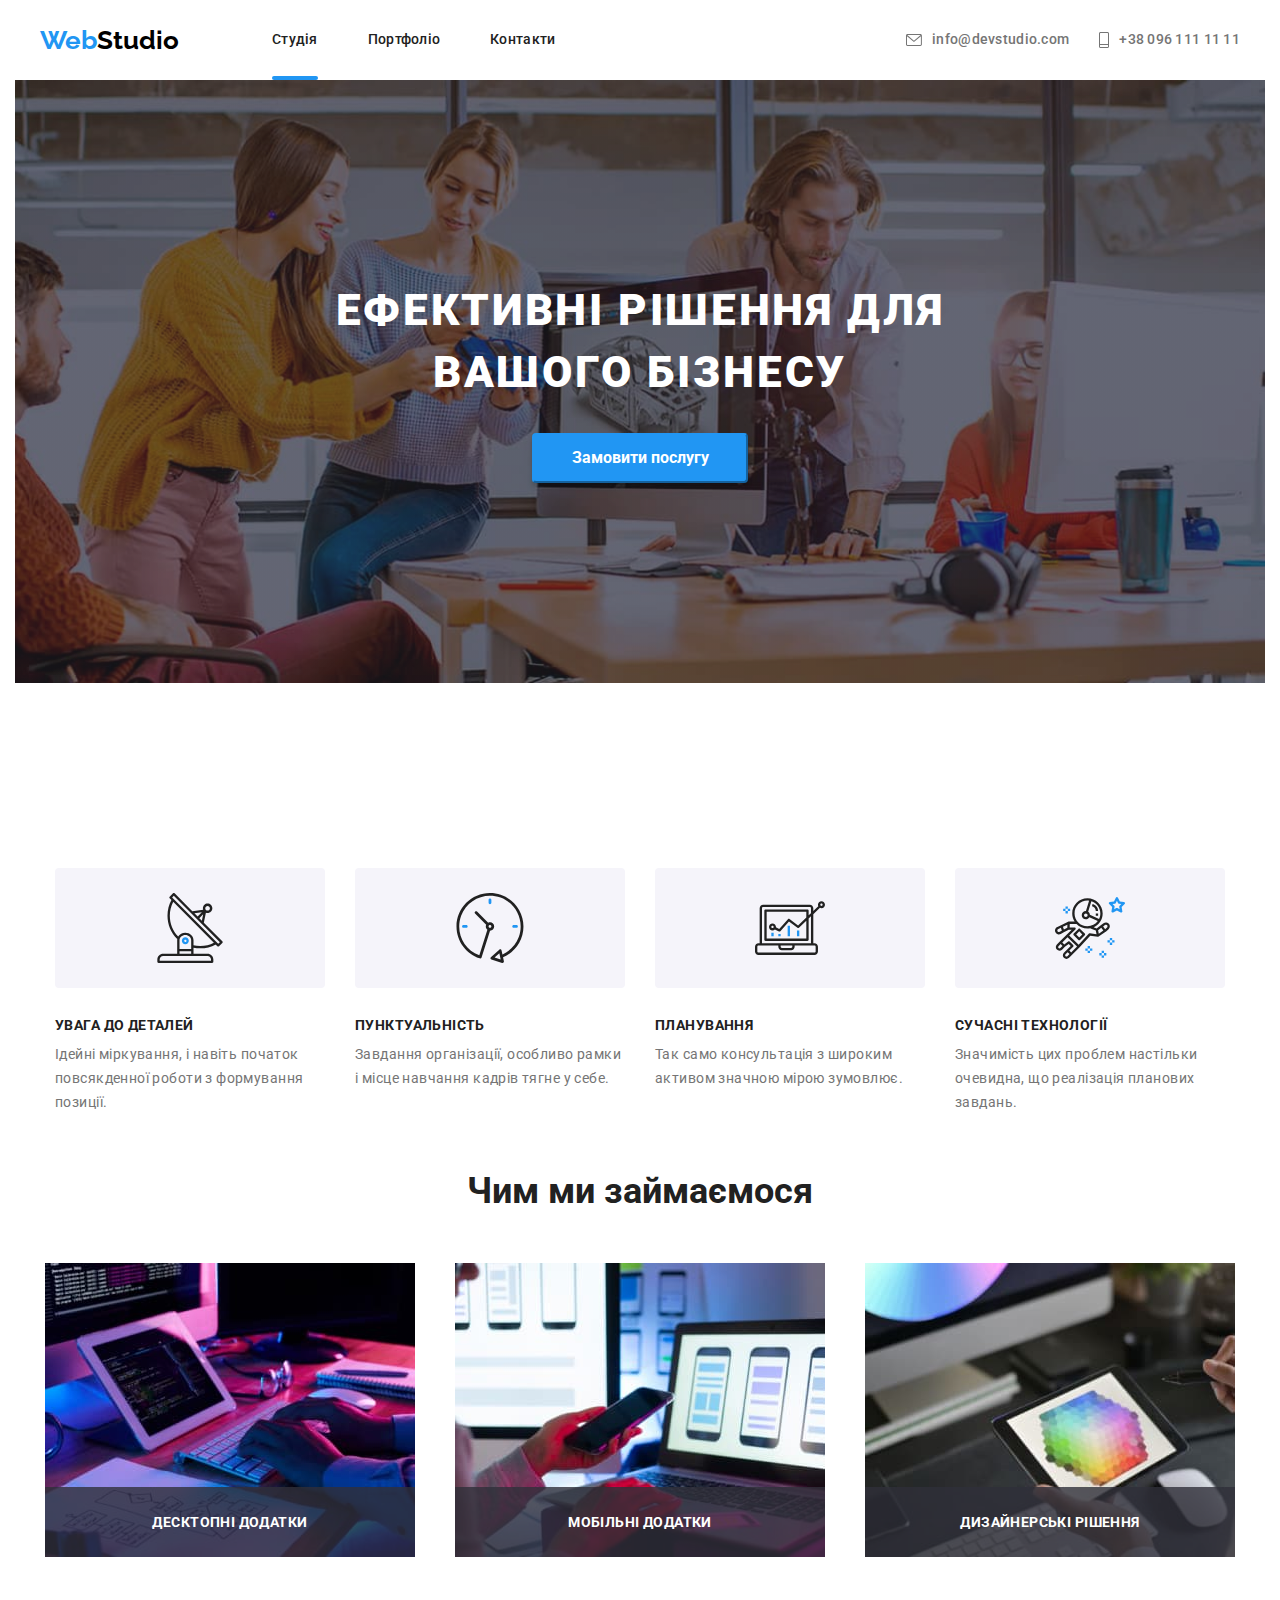
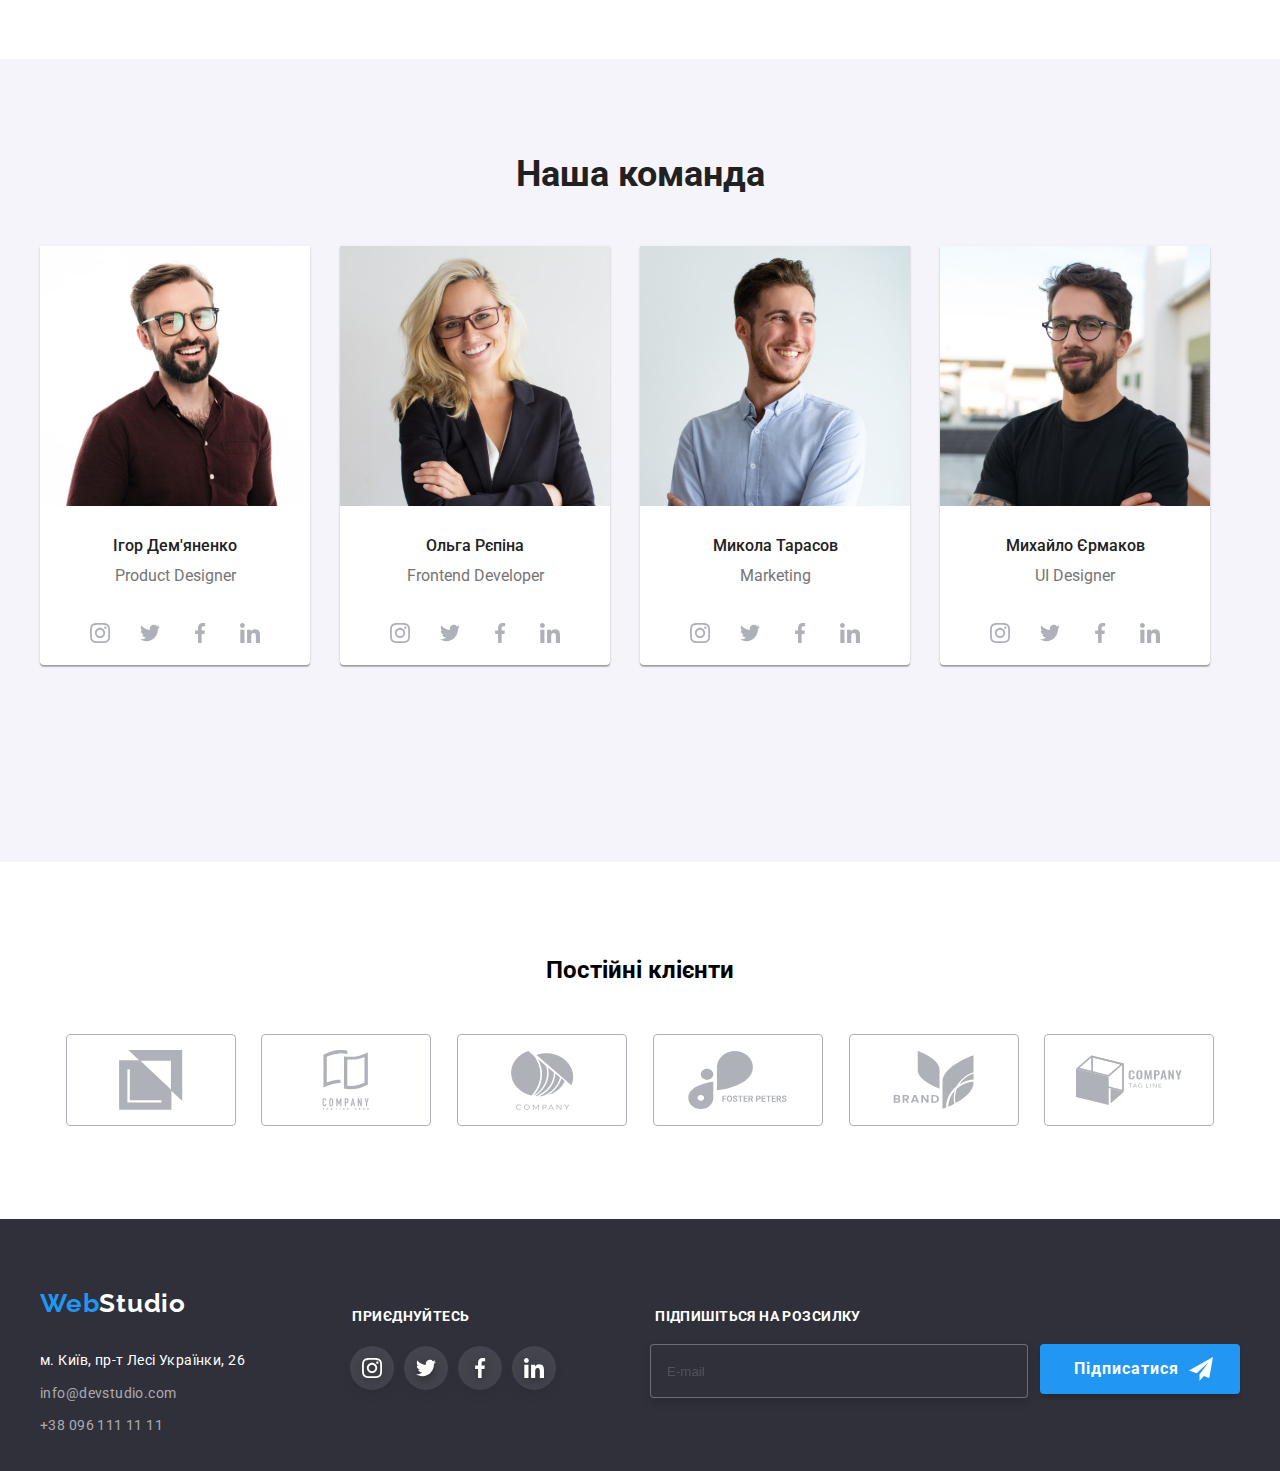
<file: index.html>
<!DOCTYPE html>
<html lang="uk">
  <head>
    <meta charset="UTF-8" />
    <meta http-equiv="X-UA-Compatible" content="IE=edge" />
    <meta name="viewport" content="width=device-width, initial-scale=1.0" />
    <title>HW-6</title>
    <link rel="preconnect" href="https://fonts.googleapis.com" />
    <link rel="preconnect" href="https://fonts.gstatic.com" crossorigin />
    <link
      href="https://fonts.googleapis.com/css2?family=Raleway:wght@700&family=Roboto:wght@400;500;700;900&display=swap"
      rel="stylesheet"
    />
    <link
      rel="stylesheet"
      href="https://cdnjs.cloudflare.com/ajax/libs/modern-normalize/1.1.0/modern-normalize.min.css"
      integrity="sha512-wpPYUAdjBVSE4KJnH1VR1HeZfpl1ub8YT/NKx4PuQ5NmX2tKuGu6U/JRp5y+Y8XG2tV+wKQpNHVUX03MfMFn9Q=="
      crossorigin="anonymous"
      referrerpolicy="no-referrer"
    />
    <link rel="stylesheet" href="css/styles.css" />
  </head>
  <body>
    <header>
      <div class="header-inner container">
        <nav class="header-nav">
          <a class="logo" href="index.html"
            ><span class="web">Web</span><span class="studio">Studio</span></a>

          <ul class="header-nav__list">
            <li class="header-nav__link">
              <a href="index.html" class="link active">Студія</a>
            </li>
            <li class="header-nav__list_item">
              <a href="portfolio.html" class="item">Портфоліо</a>
            </li>
            <li class="header-nav__list_item1">
              <a href=".html" class="item1">Контакти</a>
            </li>
          </ul>
        </nav>
        <ul class="contacts">
          <li class="mail">
            <a href="mailto:info@devstudio.com" class="contact-mail">
              info@devstudio.com
              <svg class="mail-icon" width="16" height="12">
                <use href="./images/icon-m-t.svg#icon-mail"></use>
              </svg>
            </a>
          </li>
          <li class="tell">
            <a href="tell:+380961111111" class="contact-tell">
              +38 096 111 11 11
              <svg class="tell-icon" width="10" height="16">
                <use href="./images/icon-m-t.svg#icon-tell"></use>
              </svg>
            </a>
          </li>
        </ul>
      </div>
    </header>

    <main>
      <section class="banner">
        <div class="container1">
          <div class="banner-container">
            <div class="hero">
              <h1 class="banner-title">Ефективні рішення для вашого бізнесу</h1>
              <button class="banner-btn" data-modal-open>Замовити послугу</button>

              <div class="backdrop is-hidden" data-modal>
                <div class="modal">
                  <button class="close" data-modal-close> 
                    <svg class="close-img" width="18" height="18">
                      <use
                        href="./images/close.svg#icon-close">
                      </use>
                    </svg>
                 </button>
                  <form class="form">
                    <p class="form-title">Залиште свої дані, ми вам передзвонимо</p>


                    <label for="inputName" class="label"> Ім'я </label>
                    <div class="input-wrapper">
                      <input type="text" name="name" id="inputName" class="input field" required>
                    <svg class="input-icon" width="18" heigh="18">
                      <use href="./images/icons.svg#icon-person"></use>
                    </svg>
                    </div>

                    <label for="inputTel" class="label"> Телефон </label>
                    <div class="input-wrapper">
                      <input type="tel" name="name" id="inputTel" class="input field" required>
                      <svg class="input-icon" width="18" heigh="18">
                        <use href="./images/icons.svg#icon-phone"></use>
                      </svg>
                    </div>

                    <label for="inputEmail" class="label"> Пошта </label>
                    <div class="input-wrapper">
                      <input type="email" name="name" id="inputEmail" class="input field" required>
                      <svg class="input-icon" width="18" heigh="18">
                        <use href="./images/icons.svg#icon-email"></use>
                      </svg>
                    </div>

                    <label for="inputMessage" class="label"> Коментар </label>
                    <textarea name="message" id="inputMessage" class="input textarea" placeholder="Введіть текст"></textarea>

                    <label class="check-label">
                      
                        <input type="checkbox" name="check" class="input-check">

                        <span class="check-wrapp">
                        <svg class="check-icon" width="16" heigh="15">
                          <use href="./images/icon-check.svg#icon-check"></use>
                        </svg>
                        </span>

                        Погоджуюся з розсилкою та приймаю 

                         <a href="#" target="_blank" class="check-link"> 
                          Умови договору
                        </a>
                      
                    </label>

                    <button class="form-button" type="submit">Відправити</button>
                  </form>

                    
                </div>
              </div>
            </div>
          </div>
        </div>
      </section>


      
      
        

      <!-- +++++++++++ -->
      <section class="peculiarities">
        <div class="container">
          <div class="icon">
            <h2 class="peculiarities-title">особливості</h2>
            <ul class="feature">
              <li class="feature1">
                <div class="icon-1">
                  <svg class="icon1" width="70" height="70">
                    <use href="./images/symbol-defs.svg#icon-antenna-1"></use>
                  </svg>
                </div>
                <h3 class="feature1-title">УВАГА ДО ДЕТАЛЕЙ</h3>
                <p class="feature1-description">
                  Ідейні міркування, і навіть початок повсякденної роботи з
                  формування позиції.
                </p>
              </li>
              <li class="feature2">
                <div class="icon-1">
                  <svg class="icon1" width="70" height="70">
                    <use href="./images/symbol-defs.svg#icon-clock-1"></use>
                  </svg>
                </div>
                <h3 class="feature2-title">ПУНКТУАЛЬНІСТЬ</h3>
                <p class="feature2-description">
                  Завдання організації, особливо рамки і місце навчання кадрів
                  тягне у себе.
                </p>
              </li>
              <li class="feature3">
                <div class="icon-1">
                  <svg class="icon1" width="70" height="70">
                    <use href="./images/symbol-defs.svg#icon-diagram-1"></use>
                  </svg>
                </div>
                <h3 class="feature3-title">ПЛАНУВАННЯ</h3>
                <p class="feature3-description">
                  Так само консультація з широким активом значною мірою
                  зумовлює.
                </p>
              </li>
              <li class="feature4">
                <div class="icon-1">
                  <svg class="icon1" width="70" height="70">
                    <use href="./images/symbol-defs.svg#icon-astronaut-1"></use>
                  </svg>
                </div>
                <h3 class="feature4-title">СУЧАСНІ ТЕХНОЛОГІЇ</h3>
                <p class="feature4-description">
                  Значимість цих проблем настільки очевидна, що реалізація
                  планових завдань.
                </p>
              </li>
            </ul>
          </div>
        </div>
      </section>

      <!-- +++++++++++ -->
      <section class="doing">
        <div class="container">
          <h2 class="box-title">Чим ми займаємося</h2>

          <ul class="box">
            <li class="overlay-link">
              <img
                class="img-box1"
                src="images/box1.jpg"
                width="370"
                height="294"
                alt="box1"
              />
              <div class="overlay-box"><p class="overlay-text">десктопні додатки</p></div>
            </li>

            <li class="overlay-link">
              <img
                class="img-box2"
                src="images/box2.jpg"
                width="370"
                height="294"
                alt="box3"
              />
              <div class="overlay-box"><p class="overlay-text">мобільні додатки</p></div>
            </li>

            <li class="overlay-link">
              <img
                class="img-box3"
                src="images/box3.jpg"
                width="370"
                height="294"
                alt="box3"
              />
              <div class="overlay-box"><p class="overlay-text">дизайнерські рішення</p></div>
            </li>
          </ul>
        </div>
      </section>

      <!-- +++++++++++ -->
      <section class="team">
        <div class="container">
          <h2 class="team-title">Наша команда</h2>
          <ul class="team-row">
            <li class="team-card1">
              <img
                class="img-card1"
                src="images/team-card1.jpg"
                width="270"
                height="260"
                alt="team-card1"
              />
              <h3 class="name">Ігор Дем'яненко</h3>
              <p class="profession">Product Designer</p>
              <div class="social">
                <ul class="social-group">
                  <li>
                    <a class="link-svg" href="https://www.instagram.com">
                      <svg class="instagram" width="20" height="20">
                        <use
                          href="./images/social.svg#icon-instagram"
                        ></use></svg>
                    </a>
                  </li>
                  <li>
                    <a class="link-svg" href="https://twitter.com">
                      <svg class="twitter" width="20" height="20">
                        <use href="./images/social.svg#icon-twitter"></use></svg>
                    </a>
                  </li>
                  <li>
                    <a class="link-svg" href="https://facebook.com">
                      <svg class="facebook" width="20" height="20">
                        <use
                          href="./images/social.svg#icon-facebook"
                        ></use></svg>
                    </a>
                  </li>
                  <li>
                    <a class="link-svg" href="https://www.linkedin.com">
                      <svg class="linkedin" width="20" height="20">
                        <use
                          href="./images/social.svg#icon-linkedin"
                        ></use></svg>
                    </a>
                  </li>
                </ul>
              </div>
            </li>
            <li class="team-card2">
              <img
                class="img-card2"
                src="images/team-card2.jpg"
                width="270"
                height="260"
                alt="team-card2"
              />
              <h3 class="name">Ольга Рєпіна</h3>
              <p class="profession">Frontend Developer</p>
              <div class="social">
                <ul class="social-group">
                  <li>
                    <a class="link-svg" href="https://www.instagram.com">
                      <svg class="instagram" width="20" height="20">
                        <use
                          href="./images/social.svg#icon-instagram"
                        ></use></svg>
                    </a>
                  </li>
                  <li>
                    <a class="link-svg" href="https://twitter.com">
                      <svg class="twitter" width="20" height="20">
                        <use href="./images/social.svg#icon-twitter"></use></svg>
                    </a>
                  </li>
                  <li>
                    <a class="link-svg" href="https://facebook.com">
                      <svg class="facebook" width="20" height="20">
                        <use
                          href="./images/social.svg#icon-facebook"
                        ></use></svg>
                    </a>
                  </li>
                  <li>
                    <a class="link-svg" href="https://www.linkedin.com">
                      <svg class="linkedin" width="20" height="20">
                        <use
                          href="./images/social.svg#icon-linkedin"
                        ></use></svg>
                    </a>
                  </li>
                </ul>
              </div>
            </li>
            <li class="team-card3">
              <img
                class="img-card3"
                src="images/team-card3.jpg"
                width="270"
                height="260"
                alt="team-card3"
              />
              <h3 class="name">Микола Тарасов</h3>
              <p class="profession">Marketing</p>
              <div class="social">
                <ul class="social-group">
                  <li>
                    <a class="link-svg" href="https://www.instagram.com">
                      <svg class="instagram" width="20" height="20">
                        <use
                          href="./images/social.svg#icon-instagram"
                        ></use></svg>
                    </a>
                  </li>
                  <li>
                    <a class="link-svg" href="https://twitter.com">
                      <svg class="twitter" width="20" height="20">
                        <use href="./images/social.svg#icon-twitter"></use></svg>
                    </a>
                  </li>
                  <li>
                    <a class="link-svg" href="https://facebook.com">
                      <svg class="facebook" width="20" height="20">
                        <use
                          href="./images/social.svg#icon-facebook"
                        ></use></svg>
                    </a>
                  </li>
                  <li>
                    <a class="link-svg" href="https://www.linkedin.com">
                      <svg class="linkedin" width="20" height="20">
                        <use
                          href="./images/social.svg#icon-linkedin"
                        ></use></svg>
                    </a>
                  </li>
                </ul>
              </div>
            </li>
            <li class="team-card4">
              <img
                class="img-card4"
                src="images/team-card4.jpg"
                width="270"
                height="260"
                alt="team-card4"
              />
              <h3 class="name">Михайло Єрмаков</h3>
              <p class="profession">UI Designer</p>
              <div class="social">
                <ul class="social-group">
                  <li>
                    <a class="link-svg" href="https://www.instagram.com">
                      <svg class="instagram" width="20" height="20">
                        <use
                          href="./images/social.svg#icon-instagram"
                        ></use></svg>
                    </a>
                  </li>
                  <li>
                    <a class="link-svg" href="https://twitter.com">
                      <svg class="twitter" width="20" height="20">
                        <use href="./images/social.svg#icon-twitter"></use></svg>
                    </a>
                  </li>
                  <li>
                    <a class="link-svg" href="https://facebook.com">
                      <svg class="facebook" width="20" height="20">
                        <use
                          href="./images/social.svg#icon-facebook"></use></svg>
                        </a>
                  </li>
                  <li>
                    <a class="link-svg" href="https://www.linkedin.com">
                      <svg class="linkedin" width="20" height="20">
                        <use
                          href="./images/social.svg#icon-linkedin"
                        ></use></svg>
                    </a>
                  </li>
                </ul>
              </div>
            </li>
          </ul>
        </div>
      </section>
      <!-- +++++++++++ -->
      <section class="client">
        <div class="container">
          <h2 class="client-title">Постійні клієнти</h2>

          <ul class="box-client">
            <li class="clients">
              <svg class="client1" width="106" height="60">
                <use href="./images/group.svg#icon-group1"></use>
              </svg>
            </li>

            <li class="clients">
              <svg class="client2" width="106" height="60">
                <use href="./images/group.svg#icon-group2"></use>
              </svg>
            </li>

            <li class="clients">
              <svg class="client3" width="106" height="60">
                <use href="./images/group.svg#icon-group3"></use>
              </svg>
            </li>

            <li class="clients">
              <svg class="client4" width="106" height="60">
                <use href="./images/group.svg#icon-group4"></use>
              </svg>
            </li>

            <li class="clients">
              <svg class="client5" width="106" height="60">
                <use href="./images/group.svg#icon-group5"></use>
              </svg>
            </li>

            <li class="clients">
              <svg class="client6" width="106" height="60">
                <use href="./images/group.svg#icon-group6"></use>
              </svg>
            </li>
          </ul>
        </div>
      </section>
    </main>
    <footer>
      <div class="address-container container">
        <a class="logo-address" href="index.html"
          ><span class="web">Web</span><span class="studio1">Studio</span>
          </a>
        <address>
          <ul class="address">
            <li class="address-map">
              <a
                href="https://goo.gl/maps/2MvxoiurtMtUFjuH6"
                class="maps"
                target="_blank"
                rel="noopener noreferrer">
                м. Київ, пр-т Лесі Українки, 26</a>
            </li>
            <li class="footer-mail">
              <a href="mailto:info@devstudio.com" class="address-mail">
                info@devstudio.com</a>
            </li>
            <li class="footer-tell">
              <a href="tell:+380961111111" class="address-tell">
                +38 096 111 11 11</a>
            </li>
          </ul>
        </address>
        <div class="social-address">
          <h3 class="group-tittle">приєднуйтесь</h3>
          <ul class="groups">
            <li class="footer-insta">
              <a class="link-svg1" href="https://www.instagram.com" aria-label="instagram">
                <svg class="icons" width="20" height="20">
                  <use href="./images/social.svg#icon-instagram"></use></svg>
                </a>
            </li>
            <li class="footer-twit">
              <a class="link-svg1" href="https://twitter.com" aria-label="twitter">
                <svg class="icons" width="20" height="20">
                  <use href="./images/social.svg#icon-twitter"></use></svg>
                </a>
            </li>
            <li class="footer-fac">
              <a class="link-svg1" href="https://facebook.com" aria-label="facebook"> 
                <svg class="icons" width="20" height="20">
                  <use href="./images/social.svg#icon-facebook"></use></svg>
                </a>
            </li>
            <li class="footer-lin">
              <a class="link-svg1" href="https://www.linkedin.com"  aria-label="linkedin">
                <svg class="icons" width="20" height="20">
                  <use href="./images/social.svg#icon-linkedin"></use></svg>
                </a>
            </li>
          </ul>
        </div>
        <p class="form-footer">
          Підпишіться на розсилку
        </p>
        <div class="check-email">

          <div class="footer-wrapper">
          <input type="email" 
          name="name" 
          id="footerEmail" 
          class="field-footer" 
          placeholder="E-mail" 
          required>
          </div>
          <button class="button button-send" type="submit">
            <a class="send" href="https://web.telegram.org/">
             Підписатися
             <svg class="icon-send" width="24" height="24">
              <use href="./images/icon-send.svg#icon-send"></use>
             </svg>
            </a>
          </button>

        </div>
        
      </div>
    </footer>
    <script src="./js/modal.js"></script>
  </body>
</html>
</file>
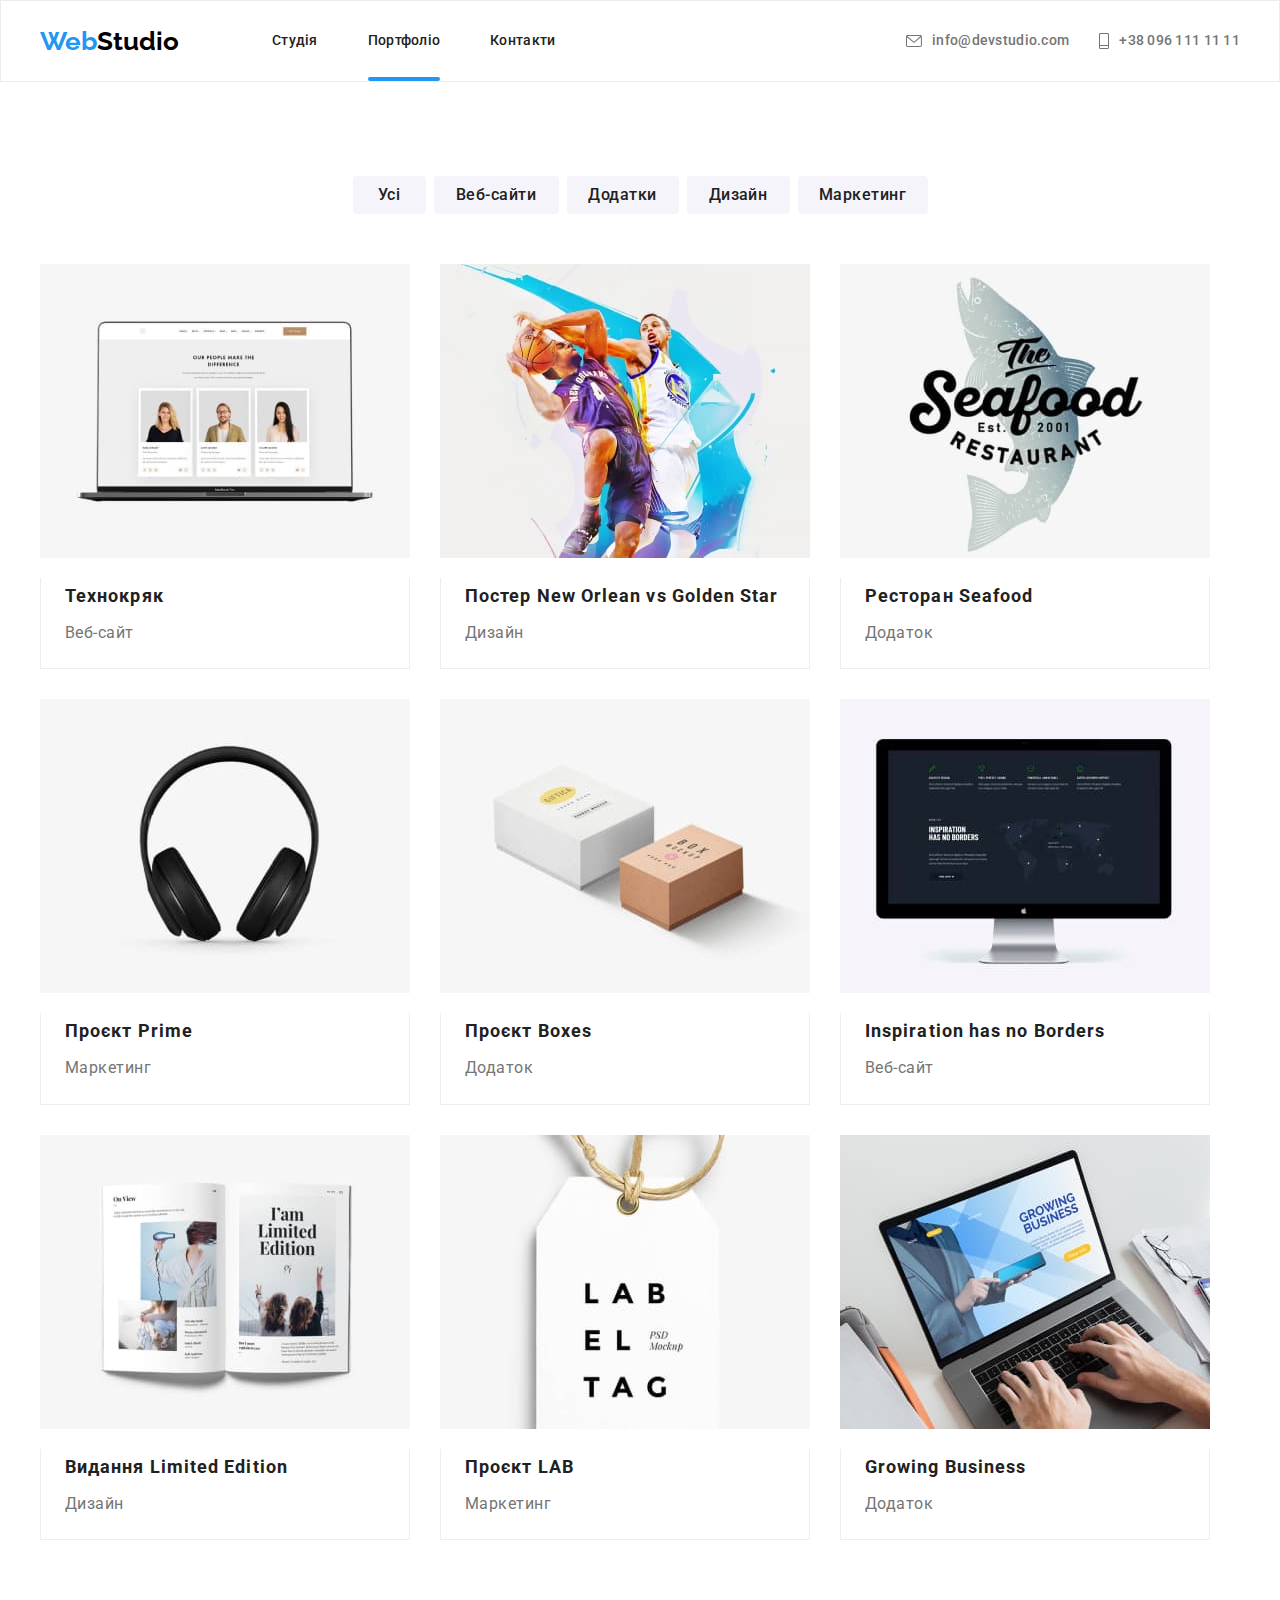
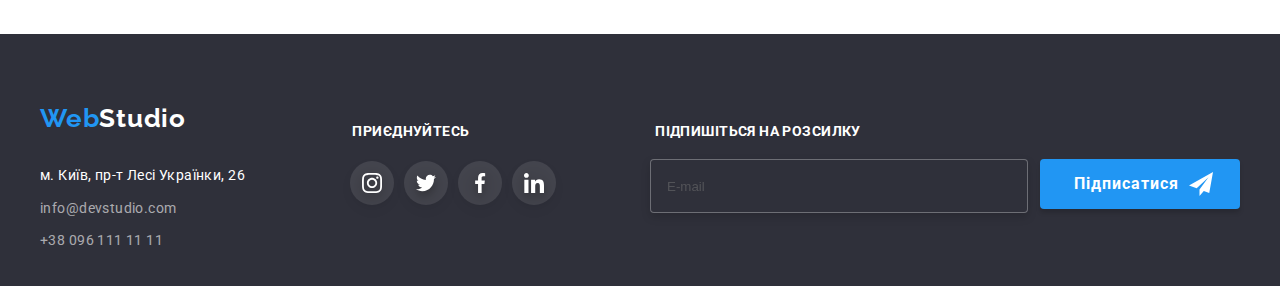
<file: portfolio.html>
<!DOCTYPE html>
<html lang="uk">
  <head>
    <meta charset="UTF-8" />
    <meta http-equiv="X-UA-Compatible" content="IE=edge" />
    <meta name="viewport" content="width=device-width, initial-scale=1.0" />
    <title>HW-6</title>
    <link rel="preconnect" href="https://fonts.googleapis.com" />
    <link rel="preconnect" href="https://fonts.gstatic.com" crossorigin />
    <link
      href="https://fonts.googleapis.com/css2?family=Raleway:wght@700&family=Roboto:wght@400;500;700;900&display=swap"
      rel="stylesheet"/>
    <link
      rel="stylesheet"
      href="https://cdnjs.cloudflare.com/ajax/libs/modern-normalize/1.1.0/modern-normalize.min.css"
      integrity="sha512-wpPYUAdjBVSE4KJnH1VR1HeZfpl1ub8YT/NKx4PuQ5NmX2tKuGu6U/JRp5y+Y8XG2tV+wKQpNHVUX03MfMFn9Q=="
      crossorigin="anonymous"
      referrerpolicy="no-referrer"/>
    <link rel="stylesheet" href="css/styles.css" />
  </head>
  <body>
    <header class="inner">
      <div class="header-inner container">
        <nav class="header-nav">
          <a class="logo" href="index.html">
            <span class="web">Web</span><span class="studio">Studio</span></a>

          <ul class="header-nav__list">
            <li class="header-nav__link">
              <a href="index.html" class="link">Студія</a>
            </li>
            <li class="header-nav__list_item">
              <a href="portfolio.html" class="item active">Портфоліо</a>
            </li>
            <li class="header-nav__list_item1">
              <a href=".html" class="item1">Контакти</a>
            </li>
          </ul>
        </nav>
        <ul class="contacts">
          <li class="mail">
            <a href="mailto:info@devstudio.com" class="contact-mail">
              info@devstudio.com
              <svg class="mail-icon" width="16" height="12">
                <use href="./images/icon-m-t.svg#icon-mail"></use>
              </svg>
            </a>
          </li>
          <li class="tell">
            <a href="tell:+380961111111" class="contact-tell">
              +38 096 111 11 11
              <svg class="tell-icon" width="10" height="16">
                <use href="./images/icon-m-t.svg#icon-tell"></use>
              </svg>
            </a>
          </li>
        </ul>
      </div>
    </header>

    <main class="portfolio">
      <section class="btn-section">
        <div class="container">
          <h1 class="portf">Портфоліо</h1>
          <ul class="btn">
            <li class="btn-active">
              <button class="btn_1" type="button">Усі</button>
            </li>
            <li class="btn1">
              <button class="btn_2" type="button">Веб-сайти</button>
            </li>
            <li class="btn2">
              <button class="btn_3" type="button">Додатки</button>
            </li>
            <li class="btn3">
              <button class="btn_4" type="button">Дизайн</button>
            </li>
            <li class="btn4">
              <button class="btn_5" type="button">Маркетинг</button>
            </li>
          </ul>
        </div>
      </section>

      <section class="project">
        <div class="container">
          <ul class="project-row">
            <li class="list">
              <a class="project-link" href="#">
                <div class="overlay-img">
                  <img
                    class="img-project1"
                    src="images/project1.jpg"
                    width="370"
                    height="294"
                    alt="сайт"
                  />
                  <div class="overlay-project">
                    <p class="overlay-text1">
                    Ресурс пропонує комплексні пропозиції
                    з різним рівнем функціоналу та сервісів. 
                    Все це дозволить відвідувачу отримати вичерпні 
                    відомості про компанію чи приватну особу.
                  </p>
                </div>
                </div>
                <div class="name-box">
                  <h2 class="name-project">Технокряк</h2>
                  <p class="profession-project">Веб-сайт</p>
                </div>
              </a>
            </li>
            <li class="list">
              <a class="project-link" href="#">
                <div class="overlay-img">
                  <img
                    class="img-project2"
                    src="images/project2.jpg"
                    width="370"
                    height="294"
                    alt="спорт"
                  />
                  <div class="overlay-project">
                    <p class="overlay-text1">
                    Ресурс пропонує комплексні пропозиції
                    з різним рівнем функціоналу та сервісів. 
                    Все це дозволить відвідувачу отримати вичерпні 
                    відомості про компанію чи приватну особу.
                  </p>
                </div>
                </div>
                <div class="name-box">
                  <h2 class="name-project">Постер New Orlean vs Golden Star</h2>
                  <p class="profession-project">Дизайн</p>
                </div>
              </a>
            </li>
            <li class="list">
              <a class="project-link" href="#">
                <div class="overlay-img">
                  <img
                    class="img-project3"
                    src="images/project3.jpg"
                    width="370"
                    height="294"
                    alt="акула"
                  />
                  <div class="overlay-project">
                    <p class="overlay-text1">
                    Ресурс пропонує комплексні пропозиції
                    з різним рівнем функціоналу та сервісів. 
                    Все це дозволить відвідувачу отримати вичерпні 
                    відомості про компанію чи приватну особу.
                  </p>
                </div>
                </div>
                <div class="name-box">
                  <h2 class="name-project">Ресторан Seafood</h2>
                  <p class="profession-project">Додаток</p>
                </div>
              </a>
            </li>
            <li class="list">
              <a class="project-link" href="#">
                <div class="overlay-img">
                  <img
                    class="img-project4"
                    src="images/project4.jpg"
                    width="370"
                    height="294"
                    alt="наушники"
                  />
                  <div class="overlay-project">
                    <p class="overlay-text1">
                    Ресурс пропонує комплексні пропозиції
                    з різним рівнем функціоналу та сервісів. 
                    Все це дозволить відвідувачу отримати вичерпні 
                    відомості про компанію чи приватну особу.
                  </p>
                </div>
                </div>
                <div class="name-box">
                  <h2 class="name-project">Проєкт Prime</h2>
                  <p class="profession-project">Маркетинг</p>
                </div>
              </a>
            </li>
            <li class="list">
              <a class="project-link" href="#">
                <div class="overlay-img">
                  <img
                    class="img-project5"
                    src="images/project5.jpg"
                    width="370"
                    height="294"
                    alt="коробка"
                  />
                  <div class="overlay-project">
                    <p class="overlay-text1">
                    Ресурс пропонує комплексні пропозиції
                    з різним рівнем функціоналу та сервісів. 
                    Все це дозволить відвідувачу отримати вичерпні 
                    відомості про компанію чи приватну особу.
                  </p>
                </div>
                </div>
                <div class="name-box">
                  <h2 class="name-project">Проєкт Boxes</h2>
                  <p class="profession-project">Додаток</p>
                </div>
              </a>
            </li>
            <li class="list">
              <a class="project-link" href="#">
                <div class="overlay-img">
                  <img
                    class="img-project6"
                    src="images/project6.jpg"
                    width="370"
                    height="294"
                    alt="монiтор"
                  />
                  <div class="overlay-project">
                    <p class="overlay-text1">
                    Ресурс пропонує комплексні пропозиції
                    з різним рівнем функціоналу та сервісів. 
                    Все це дозволить відвідувачу отримати вичерпні 
                    відомості про компанію чи приватну особу.
                  </p>
                </div>
                </div>
                <div class="name-box">
                  <h2 class="name-project">Inspiration has no Borders</h2>
                  <p class="profession-project">Веб-сайт</p>
                </div>
              </a>
            </li>
            <li class="list">
              <a class="project-link" href="#">
                <div class="overlay-img">
                  <img
                    class="img-project7"
                    src="images/project7.jpg"
                    width="370"
                    height="294"
                    alt="книга"
                  />
                  <div class="overlay-project">
                    <p class="overlay-text1">
                    Ресурс пропонує комплексні пропозиції
                    з різним рівнем функціоналу та сервісів. 
                    Все це дозволить відвідувачу отримати вичерпні 
                    відомості про компанію чи приватну особу.
                  </p>
                </div>
                </div>
                <div class="name-box">
                  <h2 class="name-project">Видання Limited Edition</h2>
                  <p class="profession-project">Дизайн</p>
                </div>
              </a>
            </li>
            <li class="list">
              <a class="project-link" href="#">
                <div class="overlay-img">
                  <img
                    class="img-project8"
                    src="images/project8.jpg"
                    width="370"
                    height="294"
                    alt="лейб"
                  />
                  <div class="overlay-project">
                    <p class="overlay-text1">
                    Ресурс пропонує комплексні пропозиції
                    з різним рівнем функціоналу та сервісів. 
                    Все це дозволить відвідувачу отримати вичерпні 
                    відомості про компанію чи приватну особу.
                  </p>
                </div>
                </div>
                <div class="name-box">
                  <h2 class="name-project">Проєкт LAB</h2>
                  <p class="profession-project">Маркетинг</p>
                </div>
              </a>
            </li>
            <li class="list">
              <a class="project-link" href="#">
                <div class="overlay-img">
                  <img
                    class="img-project9"
                    src="images/project9.jpg"
                    width="370"
                    height="294"
                    alt="ноут"
                  />
                  <div class="overlay-project">
                    <p class="overlay-text1">
                    Ресурс пропонує комплексні пропозиції
                    з різним рівнем функціоналу та сервісів. 
                    Все це дозволить відвідувачу отримати вичерпні 
                    відомості про компанію чи приватну особу.
                  </p>
                </div>
                </div>
                <div class="name-box">
                  <h2 class="name-project">Growing Business</h2>
                  <p class="profession-project">Додаток</p>
                </div>
              </a>
            </li>
          </ul>
        </div>
      </section>
    </main>

    <footer>
      <div class="address-container container">
        <a class="logo-address" href="index.html"
          ><span class="web">Web</span><span class="studio1">Studio</span>
          </a>
        <address>
          <ul class="address">
            <li class="address-map">
              <a
                href="https://goo.gl/maps/2MvxoiurtMtUFjuH6"
                class="maps"
                target="_blank"
                rel="noopener noreferrer">
                м. Київ, пр-т Лесі Українки, 26</a>
            </li>
            <li class="footer-mail">
              <a href="mailto:info@devstudio.com" class="address-mail">
                info@devstudio.com</a>
            </li>
            <li class="footer-tell">
              <a href="tell:+380961111111" class="address-tell">
                +38 096 111 11 11</a>
            </li>
          </ul>
        </address>
        <div class="social-address">
          <h3 class="group-tittle">приєднуйтесь</h3>
          <ul class="groups">
            <li class="footer-insta">
              <a class="link-svg1" href="https://www.instagram.com" aria-label="instagram">
                <svg class="icons" width="20" height="20">
                  <use href="./images/social.svg#icon-instagram"></use></svg>
                </a>
            </li>
            <li class="footer-twit">
              <a class="link-svg1" href="https://twitter.com" aria-label="twitter">
                <svg class="icons" width="20" height="20">
                  <use href="./images/social.svg#icon-twitter"></use></svg>
                </a>
            </li>
            <li class="footer-fac">
              <a class="link-svg1" href="https://facebook.com" aria-label="facebook"> 
                <svg class="icons" width="20" height="20">
                  <use href="./images/social.svg#icon-facebook"></use></svg>
                </a>
            </li>
            <li class="footer-lin">
              <a class="link-svg1" href="https://www.linkedin.com"  aria-label="linkedin">
                <svg class="icons" width="20" height="20">
                  <use href="./images/social.svg#icon-linkedin"></use></svg>
                </a>
            </li>
          </ul>
        </div>
        <p class="form-footer">
          Підпишіться на розсилку
        </p>
        <div class="check-email">

          <div class="footer-wrapper">
          <input type="email" 
          name="name" 
          id="footerEmail" 
          class="field-footer" 
          placeholder="E-mail" 
          required>
          </div>
          <button class="button button-send" type="submit">
            <a class="send" href="https://web.telegram.org/">
             Підписатися
             <svg class="icon-send" width="24" height="24">
              <use href="./images/icon-send.svg#icon-send"></use>
             </svg>
            </a>
          </button>

        </div>
        
      </div>
    </footer>
    <script src="./js/modal.js"></script>
  </body>
</html>
</file>
<file: css/styles.css>
body {
font-family: 'Roboto', sans-serif;
position: relative;
background: #FFFFFF;
}

:root {
--bs-blue:#2196F3;
--bs-dark:#212121;
--bs-approx-grey:#757575;
--bs-ghost-white:#F5F4FA;
--bs-white:#FFFFFF;
}


body,
h1,
h2,
h3,
h4,
h5,
h6,
p,
ul,
ol,
li {
margin: 0;
padding: 0;
}


ul,
li { 
list-style-type: none;
}

.container {
max-width: 1200px;
margin-left: auto;
margin-right: auto;
padding: 0 15px;
width: 100%;
}

header {
height: 80px;
background: #FFFFFF;
display: flex;
}

.inner {
    border: 1px solid #ECECEC;
}

.header-nav {
display: flex;
}

a {
    text-decoration:none;
}

.logo {
font-family: 'Raleway', sans-serif;
font-style: normal;
font-weight: 700;
font-size: 26px;
line-height: 1.2;
text-decoration:none;
padding-top: 25px;
padding-bottom: 24px;
margin-right: 93px;
}

.web {
color: var(--bs-blue);
}

.studio {
color: #000000;
} 

.header-container {
display:flex;
margin: 32px 344px 32px 0;
}

.header-nav__list {
display: flex;
}

.header-nav__link {
margin-right: 50px;
font-family: 'Roboto', sans-serif;
font-style: normal;
font-weight: 500;
font-size: 14px;
line-height: 1.1;
letter-spacing: 0.02em;
padding-top: 32px;
padding-bottom: 32px;
}

.link {
text-decoration:none;
color: var(--bs-dark);
}


.link:hover {
color: var(--bs-blue);
}

.link:focus {
color: var(--bs-blue);
}

.header-nav .link,
.header-nav .item,
.header-nav .item1 {
position: relative;
padding: 32px 0;


}


.header-nav .link::before,
.header-nav .item::before,
.header-nav .item1::before,
.header-nav .active::before {
content: ""; 
position: absolute;
width: 0;
height: 4px;
border-radius: 2px;
bottom: -1px;
left: 0;
background-color: #2196F3;
transition: width 250ms  cubic-bezier(0.4, 0, 0.2, 1);
}

.header-nav .active::before {
    width: 100%;
}


.header-nav .link:hover::before,
.header-nav .link:focus::before {
width: 100%;
}
.header-nav .item:hover::before,
.header-nav .item:focus::before {
width: 100%;
}

.header-nav .item1:hover::before,
.header-nav .item1:focus::before {
width: 100%;
}




.header-nav__list_item {
margin-right: 50px;;
font-family: 'Roboto', sans-serif;
font-style: normal;
font-weight: 500;
font-size: 14px;
line-height: 1.1;
letter-spacing: 0.02em;
color: var(--bs-dark);
padding-top: 32px;
padding-bottom: 32px;

}

.header-nav__list_item1 {
font-family: 'Roboto', sans-serif;
font-style: normal;
font-weight: 500;
font-size: 14px;
line-height: 1.1;
letter-spacing: 0.02em;
color: var(--bs-dark);
padding-top: 32px;
padding-bottom: 32px;
}

.item {
color: var(--bs-dark);
text-decoration:none;
transition: color 250ms  cubic-bezier(0.4, 0, 0.2, 1);
}

.item:hover {
color: var(--bs-blue);

}

.item:focus {
color: var(--bs-blue);

}



.item1 {
color: var(--bs-dark);
text-decoration:none;
transition: color 250ms  cubic-bezier(0.4, 0, 0.2, 1);
}

.item1:hover {
color: var(--bs-blue);
}
.item1:focus {
color: var(--bs-blue);
}

.active:visited {
color: var(--bs-blue); 
 
}






.header-inner {
display: flex;
}

.contacts {
display:flex; 
margin-left: auto;
} 


.contact-mail {
margin-right: 30px;
font-family: 'Roboto', sans-serif;
font-style: normal;
font-weight: 500;
font-size: 14px;
line-height: 1.1;
letter-spacing: 0.02em;
color: var(--bs-approx-grey);
text-decoration:none;
padding-top: 32px;
padding-bottom: 32px;
display: flex;
flex-direction: row-reverse;
transition: color 250ms  cubic-bezier(0.4, 0, 0.2, 1);

}



.contact-mail:hover,
.contact-mail:focus {
color: var(--bs-blue);

}




.contact-tell { 
font-family: 'Roboto', sans-serif;
font-style: normal;
font-weight: 500;
font-size: 14px;
line-height: 1.1;
letter-spacing: 0.02em;
text-decoration:none;
color: var(--bs-approx-grey);
padding-top: 32px;
padding-bottom: 32px;
display: flex;
flex-direction: row-reverse;
transition: color 250ms  cubic-bezier(0.4, 0, 0.2, 1);
}

.contact-tell:hover,
.contact-tell:focus {
color: var(--bs-blue);

}



.mail,
.tell {
color: #757575;
}

.mail-icon,
.tell-icon {
margin-right: 10px;
fill: currentColor;
margin-bottom: auto;
margin-top: auto;
}
/* +++++++++++++++++++ */
.banner {
display:flex;
height: 600px;
top: 80px;
padding-bottom: 94px;
}

.container1 {
    margin-left: auto;
    margin-right: auto;
    padding: 0 15px;
    width: 100%;
}

.banner-container {
max-width: 1600px;   
margin-left: auto; 
margin-right: auto;
background:linear-gradient(rgba(47, 48, 58, 0.4), rgba(47, 48, 58, 0.4)),url("../images/banner.jpg") no-repeat center/cover, #2F303A;
padding: 200px 0;
}

.hero {
width: 696px;
margin-left: auto;
margin-right: auto;
}

.banner-title {
font-family: 'Roboto', sans-serif;
font-style: normal;
font-weight: 900;
font-size: 44px;
line-height: 1.4;
text-align: center;
letter-spacing: 0.06em;
text-transform: uppercase;
color: var(--bs-white);
margin-bottom: 30px;
}

.banner-btn {
background: var(--bs-blue);
box-shadow: 0px 4px 4px rgba(0, 0, 0, 0.15);
border-radius: 4px;
border-color: var(--bs-blue);
color: var(--bs-white);
font-family: 'Roboto', sans-serif;
font-style: normal;
font-weight: 700;
font-size: 16px;
line-height: 1.9;
align-items: center;
text-align: center;
cursor: pointer;
width: 216px;
height: 50px;
margin-right: auto;
display: flex;
margin-left: auto;
justify-content: center;
transition: color 250ms  cubic-bezier(0.4, 0, 0.2, 1);
}

.banner-btn:hover {
color: var(--bs-white);
background: #188CE8;

}

.banner-btn:focus {
color: var(--bs-white);
background: #188CE8;


}

.backdrop {
position: fixed;    
top: 0;
left: 0;
right: 0;
bottom: 0;
overflow-y: auto;
overflow-x: hidden;
width: 100%;
height: 100%;
z-index: 10;
background-color: rgba(0, 0, 0, 0.2);
transition: visibility 250ms cubic-bezier(0.4, 0, 0.2, 1), opacity 250ms cubic-bezier(0.4, 0, 0.2, 1);

}


.backdrop.is-hidden {
visibility: hidden;
opacity: 0;
pointer-events: none;
}

.modal {
position: absolute;
width: 528px;
padding: 40px;
background: #FFFFFF;
box-shadow: 0px 1px 3px rgba(0, 0, 0, 0.12), 0px 1px 1px rgba(0, 0, 0, 0.14), 0px 2px 1px rgba(0, 0, 0, 0.2);
border-radius: 4px;
left: 50%;
top: 50%;
transform: translate(-50%, -50%);
}

.close {
position: absolute;    
width: 30px;
height: 30px;
right: 8px;
top: 8px;
border-radius: 50%;
background-color: #FFFFFF;
border: 1px solid rgba(0, 0, 0, 0.1);
display: flex;
align-items: center;
justify-content: center;
padding: 0;
cursor: pointer;
outline: none;
}

.close:hover  .close-img,
.close:focus .close-img {
fill: #2196F3;
}

.close-img {
margin: auto;
transition:  fill 250ms  cubic-bezier(0.4, 0, 0.2, 1);
}


.form {
}

.form-title {
margin-bottom: 12px;
font-family: 'Roboto';
font-style: normal;
font-weight: 700;
font-size: 20px;
line-height: 23px;
text-align: center;
letter-spacing: 0.03em;

color: #212121;

}

.label {
display: block;
padding-bottom: 4px;
font-family: 'Roboto';
font-style: normal;
font-weight: 400;
font-size: 12px;
line-height: 14px;
letter-spacing: 0.01em;
color: #757575;
}

.input-wrapper {
position: relative;
margin-bottom: 10px;

}

.input-icon {
position: absolute;
left: 12px;
top: 50%;
transform: translateY(-50%);
}

.input {
border: 1px solid rgba(33, 33, 33, 0.2);
padding: 12px 16px;
border-radius: 4px;
width: 100%;
height: 40px;
outline: none;
font-size: 12px;
line-height: 14px;
letter-spacing: 0.01em;

color: #212121;
transition:  color 250ms  cubic-bezier(0.4, 0, 0.2, 1);
}


.input-icon {
    transition:  fill 250ms  cubic-bezier(0.4, 0, 0.2, 1);
}

.input:focus {
border-color: #2196F3;

}


.input:focus + .input-icon {
fill: #2196F3;

}

.field {
padding-left: 45px;
}

input::placeholder {
color: rgba(117, 117, 117, 0.5);
}

.form-button {
display: block;
margin: 0 auto;
padding: 10px 52px;
font-family: 'Roboto';
font-style: normal;
font-weight: 700;
font-size: 16px;
line-height: 30px;
letter-spacing: 0.06em;
cursor: pointer;
color: #FFFFFF;

width: 200px;
height: 50px;

border: #2196F3;;
background: #2196F3;
box-shadow: 0px 4px 4px rgba(0, 0, 0, 0.15);
border-radius: 4px;
}

.textarea {
height: 120px;
resize: none;
margin-bottom: 20px;
}

.check-label {
position: relative;
display: flex;
align-items: center;
margin-bottom: 40px;
color: #757575;
}

.check-wrapp {

display: block;
border: 2px solid #212121;
border-radius: 2px;
width: 16px;
height: 15px;
margin-right: 7px;
}

.input-check {
position: absolute;
bottom: 0;
left: 0;
width: 0;
opacity: 0;
height: 0;
}

.input-check:checked + .check-wrapp {
 border: none;
    
}

.input-check:checked + .check-wrapp .check-icon {
opacity: 1;
}

.check-link {
margin-left: 7px;
text-decoration-line: underline;
color: #2196F3;
}

.check-icon {
opacity: 0;
width: 16px;
height: 15px;
}


/* +++++++++++++++++++ */



.peculiarities-title {
display: none;
}

.feature {
display:flex;
margin-bottom: 118px;
margin-top: 94px;
}

.feature1 {
width: 270px;
height: 98px;
left: 215px;
top: 774px;
margin-right: 30px;

}

.feature2 {
width: 270px;
height: 74px;
left: 515px;
top: 774px;
margin-right: 30px;

}

.feature3 {
width: 270px;
height: 74px;
left: 815px;
top: 774px;
margin-right: 30px;

}

.feature4 {
width: 270px;
height: 98px;
left: 1115px;
top: 774px;

}

.feature1-title, 
.feature2-title, 
.feature3-title,
.feature4-title {
font-family: 'Roboto', sans-serif;
font-style: normal;
font-weight: 700;
font-size: 14px;
line-height: 1.1;
letter-spacing: 0.03em;
text-transform: uppercase;
color: var(--bs-dark);
margin-bottom: 10px;
}

.feature1-description,
.feature2-description,
.feature3-description,
.feature4-description {
font-family: 'Roboto', sans-serif;
font-size: 14px;
line-height: 1.7;
letter-spacing: 0.03em;
color: var(--bs-approx-grey);

}

.icon {
display: flex;
justify-content: center;
}

.icon-1 {
background: #F5F4FA;
color: 212121;
border-radius: 4px;
margin-bottom: 30px;
display: flex;
justify-content: center;
width: 270px;
height: 120px;
}



.icon1 {
margin: auto;
fill: currentColor;
}

.peculiarities {
padding-bottom: 86px;
}



/* +++++++++++++++++++++++++++ */

.doing{
padding-bottom: 102px;
}

.overlay-text {

font-family: 'Roboto';
font-style: normal;
font-weight: 700;
font-size: 14px;
line-height: 16px;
text-align: center;
letter-spacing: 0.03em;
text-transform: uppercase;

color: #FFFFFF;
display: flex;
justify-content: center;
margin: 27px 0;
    
    
}

.box-title {
font-family: 'Roboto', sans-serif;
font-style: normal;
font-weight: 700;
font-size: 36px;
line-height: 1.2;
text-align: center;
color: var(--bs-dark);
display: flex;
justify-content: center;
margin-bottom: 50px;
}

.box {
display: flex;
}

img {
display: block;
max-width: 100%;
height: auto;
}

.img-box1 {
width: 370px;
height: 294px;
left: 215px;
top: 1108px;
margin-right: 30px;
}

.img-box2 {
width: 370px;
height: 294px;
left: 615px;
top: 1108px;
margin-right: 30px;
}

.img-box3 {
width: 370px;
height: 294px;
left: 1015px;
top: 1108px;

}

.overlay-link {
    position: relative;
    margin: 0 auto;
}

.overlay-box {
position: absolute;
bottom: 0;
left: 0;
width: 370px;
height: 70px;

background: rgba(47, 48, 58, 0.8);
}
/* +++++++++++++++++++++++ */

.team {
height: 708px;
background: var(--bs-ghost-white);
padding-bottom: 95px;
}

.team-title {
    font-family: 'Roboto', sans-serif;
    font-style: normal;
    font-weight: 700;
    font-size: 36px;
    line-height: 1.2;
    text-align: center;
    /* letter-spacing: 0.03em; */
    color: var(--bs-dark);
    left: 668px;
    padding-bottom: 50px;
    padding-top: 94px;

}
.team-row {
display: flex;
}

.team-card1 {
width: 270px;
margin-right: 30px;
background: var(--bs-white);
box-shadow: 0px 1px 3px rgba(0, 0, 0, 0.12), 0px 1px 1px rgba(0, 0, 0, 0.14), 0px 2px 1px rgba(0, 0, 0, 0.2);
border-radius: 0px 0px 4px 4px;
}

.team-card2 {
width: 270px;
margin-right: 30px;
background: var(--bs-white);
box-shadow: 0px 1px 3px rgba(0, 0, 0, 0.12), 0px 1px 1px rgba(0, 0, 0, 0.14), 0px 2px 1px rgba(0, 0, 0, 0.2);
border-radius: 0px 0px 4px 4px;
}

.team-card3 {
width: 270px;
margin-right: 30px;
background: var(--bs-white);
box-shadow: 0px 1px 3px rgba(0, 0, 0, 0.12), 0px 1px 1px rgba(0, 0, 0, 0.14), 0px 2px 1px rgba(0, 0, 0, 0.2);
border-radius: 0px 0px 4px 4px;
}

.team-card4 {
width: 270px;
background: var(--bs-white);
box-shadow: 0px 1px 3px rgba(0, 0, 0, 0.12), 0px 1px 1px rgba(0, 0, 0, 0.14), 0px 2px 1px rgba(0, 0, 0, 0.2);
border-radius: 0px 0px 4px 4px;
}

.social-group {
display: flex;
justify-content: space-evenly;
fill: #afb1b8;
padding: 10px 32px;
}

.name {
font-family: 'Roboto', sans-serif;
font-style: normal;
font-weight: 500;
font-size: 16px;
line-height: 1.2;
text-align: center;
color: var(--bs-dark);
margin-top: 30px;
margin-bottom: 10px;
}

.profession {
font-family: 'Roboto', sans-serif;
font-size: 16px;
line-height: 1.2;
text-align: center;
color: var(--bs-approx-grey);
margin-bottom: 16px;
}

/* ++++++++++++++++++++++++++++++ */
.client{
padding-bottom: 93px;
}


.client-title {
display: flex;
justify-content: center;
margin-top: 94px;
margin-bottom: 50px;
}

.box-client {
display: flex;
justify-content: space-evenly;
color: #afb1b8;
}

.client1,
.client2,
.client3,
.client4,
.client5,
.client6 {
box-sizing: border-box;
margin: auto;
fill: currentColor;
}

.clients {
border: 1px solid #AFB1B8;
border-radius: 4px;
width: 170px;
height: 92px;
text-align: center;
box-sizing: border-box;
display: flex;
transition: color 250ms  cubic-bezier(0.4, 0, 0.2, 1);
}

.clients:hover,
.clients:before {
background-color: #FFFFFF;
color: #2196F3;
cursor: pointer;
border-color: #2196F3;

}

.link-svg {
width: 44px;
height: 44px;
border-radius: 50%;
color: #AFB1B8;

display: flex;
justify-content: center;
align-items: center;
transition: color 250ms  cubic-bezier(0.4, 0, 0.2, 1);
}


.link-svg:hover,
.link-svg:focus{
background-color: #2196F3;
color: #FFFFFF;


}
.instagram,
.twitter,
.facebook,
.linkedin {
fill: currentColor;
}

/* ++++++++++++++++++++++++++++++ */

footer {
height: 252px;
background: #2F303A;
}

.address-container {
padding-top: 60px;
}


.address {
font-style: normal;
margin-top: 20px
}

.logo-address {
font-family: 'Raleway', sans-serif;
font-style: normal;
font-weight: 700;
font-size: 26px;
line-height: 1.9;
/* identical to box height */
letter-spacing: 0.03em;
color: var(--bs-blue);
text-decoration:none;
}

.address-map,
.footer-mail {
margin-bottom: 9px;
}

.studio1 {
color: var(--bs-white);
}

.maps {
font-family: 'Roboto', sans-serif;
font-size: 14px;
line-height: 1.7;
letter-spacing: 0.03em;
color: var(--bs-white);
text-decoration:none;
transition: color 250ms  cubic-bezier(0.4, 0, 0.2, 1);
}


.maps:hover {
    color: var(--bs-blue);
    
    }
    
.maps:focus {
    color: var(--bs-blue);
    
    }


.address-mail {
font-family: 'Roboto', sans-serif;
font-size: 14px;
line-height: 24px;
letter-spacing: 0.03em;
color: rgba(255, 255, 255, 0.6);
text-decoration:none;
transition: color 250ms  cubic-bezier(0.4, 0, 0.2, 1);
}

.address-mail:hover {
    color: var(--bs-blue);
    
} 

.address-mail:focus {
    color: var(--bs-blue);
    
}

.address-tell { 
font-family: 'Roboto', sans-serif;
font-size: 14px;
line-height: 1.7;
letter-spacing: 0.03em;
color: rgba(255, 255, 255, 0.6);
text-decoration:none;
transition: color 250ms  cubic-bezier(0.4, 0, 0.2, 1);
}

.address-tell:hover {
color: var(--bs-blue);  

}

.address-tell:focus {
color: var(--bs-blue);

}


.check-email {
    display: flex;
    justify-content: flex-end;
}

.form-footer {
display: flex;
justify-content: space-around; 
margin: -82px 0px 20px 236px;   
font-family: 'Roboto';
font-style: normal;
font-weight: 700;
font-size: 14px;
line-height: 16px;
letter-spacing: 0.03em;
text-transform: uppercase;

color: #FFFFFF;
}


.footer-wrapper {
 
}

.field-footer {
    width: 358px;
    height: 50px;
    border: 1px solid rgba(255, 255, 255, 0.3);
    filter: drop-shadow(0px 4px 4px rgba(0, 0, 0, 0.15));
    border-radius: 4px;
    background: #2F303A;
    padding-left: 16px;
    color: rgba(255, 255, 255, 0.6);
    transition: color 250ms  cubic-bezier(0.4, 0, 0.2, 1);
}

.field-footer:focus,
.field-footer:hover {
cursor: pointer;

}






.button-send {
width: 200px;
height: 50px;

border: #2196F3;
background: #2196F3;
box-shadow: 0px 4px 4px rgba(0, 0, 0, 0.15);
border-radius: 4px;
margin-left: 12px;
transition: color 250ms  cubic-bezier(0.4, 0, 0.2, 1);
}

.button-send:hover {
    color: var(--bs-white);
    background: #188CE8;
    
    }
    
    .button-send:focus {
    color: var(--bs-white);
    background: #188CE8;
    
    
    }

.send {
font-family: 'Roboto';
font-style: normal;
font-weight: 700;
font-size: 16px;
line-height: 30px;
/* identical to box height, or 188% */

display: flex;
align-items: center;
margin-left: 28px;
letter-spacing: 0.06em;

color: #FFFFFF;
}

.icon-send {
    margin-left: 10px;
}

/* portfolio */
.portfolio {
padding-bottom: 94px;
}

.btn-section {
padding-top: 94px;
}

.btn_1 {
    width: 73px;
    height: 38px;
    transition: color 250ms  cubic-bezier(0.4, 0, 0.2, 1);
}

.btn_2 {
    width: 125px;
    height: 38px;
    transition: color 250ms  cubic-bezier(0.4, 0, 0.2, 1);
}

.btn_3 {
    width: 112px;
    height: 38px;
    transition: color 250ms  cubic-bezier(0.4, 0, 0.2, 1);
}

.btn_4{
    width: 103px;
    height: 38px;
    transition: color 250ms  cubic-bezier(0.4, 0, 0.2, 1);
}

.btn_5 {
    width: 130px;
    height: 38px;
    transition: color 250ms  cubic-bezier(0.4, 0, 0.2, 1);
}

.portf {
display: none;
}

.btn_1:hover,
.btn_1:focus {
color: var(--bs-white);
background: var(--bs-blue);
filter: drop-shadow(0px 4px 4px  rgba(0, 0, 0, 0.25));

}

.btn_2:hover,
.btn_2:focus {
color: var(--bs-white);
background: var(--bs-blue);
filter: drop-shadow(0px 4px 4px  rgba(0, 0, 0, 0.25));

}

.btn_3:hover,
.btn_3:focus {
color: var(--bs-white);
background: var(--bs-blue);
filter: drop-shadow(0px 4px 4px  rgba(0, 0, 0, 0.25));

}

.btn_4:hover,
.btn_4:focus {
color: var(--bs-white);
background: var(--bs-blue);
filter: drop-shadow(0px 4px 4px  rgba(0, 0, 0, 0.25));

}

.btn_5:hover,
.btn_5:focus {
color: var(--bs-white);
background: var(--bs-blue);
filter: drop-shadow(0px 4px 4px  rgba(0, 0, 0, 0.25));

}


.btn {
display: flex;
justify-content: center;
margin-bottom: 50px;
}


.btn_1,
.btn_2,
.btn_3,
.btn_4,
.btn_5 {
border: var(--bs-ghost-white);
background: #F5F4FA;
border-radius: 4px;
font-family: 'Roboto', sans-serif;
font-style: normal;
font-weight: 500;
font-size: 16px;
line-height: 1.6;
text-align: center;
letter-spacing: 0.03em;
color: var(--bs-dark);
cursor: pointer;
}

.btn-active {
margin-right: 8px;

}

.btn1 {
margin-right: 8px;
white-space: nowrap
}

.btn2 {
margin-right: 8px;
}

.btn3 {
margin-right: 8px;
} 



/* project */

.project-row {
display: flex;
flex-wrap: wrap;
gap: 30px;

}

.name-box {
border: 1px solid #EEEEEE;
border-top: 0;
padding-bottom: 20px;
}

.project-link {
display: block;
transition: color 250ms  cubic-bezier(0.4, 0, 0.2, 1);
}

.project-link:hover {
box-shadow: 0px 1px 1px rgba(0, 0, 0, 0.12), 0px 4px 4px rgba(0, 0, 0, 0.06), 1px 4px 6px rgba(0, 0, 0, 0.16);

}

.project-link:focus {
box-shadow: 0px 1px 1px rgba(0, 0, 0, 0.12), 0px 4px 4px rgba(0, 0, 0, 0.06), 1px 4px 6px rgba(0, 0, 0, 0.16);
transition: color 250ms  cubic-bezier(0.4, 0, 0.2, 1);
}

.name-project {
font-family: 'Roboto', sans-serif;
font-style: normal;
font-weight: 700;
font-size: 18px;
line-height: 2;
letter-spacing: 0.06em;
color: var(--bs-dark);
margin: 20px 0px 4px 24px;
}

.profession-project {
font-family: 'Roboto', sans-serif;
font-size: 16px;
line-height: 1.9;
letter-spacing: 0.03em;
color: var(--bs-approx-grey);
margin: 4px 0px 0px 24px;
}



.overlay-img {
position: relative;
overflow: hidden;

}

.overlay-project {
    background: rgba(33, 150, 243, 0.9);
    padding: 63px 24px; 
    position: absolute;
    bottom: 0;
    top: 0;
    transform: translateY(100%);
    height: 100%;
    width: 100%;
    transition: transform 250ms cubic-bezier(0.4, 0, 0.2, 1);
    

}

.project-link:hover .overlay-project,
.project-link:focus .overlay-project {
    transform: translateY(0);
    
}

.overlay-text1 {
    font-family: 'Roboto';
    font-style: normal;
    font-weight: 400;
    font-size: 18px;
    line-height: 28px;
    /* or 156% */
    
    letter-spacing: 0.03em;
    
    color: #FFFFFF;
}

.social-address {
    display: flex;
    justify-content: center;
    margin: -130px 0px 0px -372px;
    color: #FFFFFF;
}

.groups {
display: flex;
margin: 38px 0px 0px -120px;
}


.group-tittle {
    font-family: 'Roboto';
    font-style: normal;
    font-weight: 700;
    font-size: 14px;
    line-height: 16px;
    letter-spacing: 0.03em;
    text-transform: uppercase;
}

.footer-insta,
.footer-twit,
.footer-fac {
margin-right: 10px;
}


.icons{
   fill: currentColor;
}


.link-svg1 {
    width: 44px;
    height: 44px;
    border-radius: 50%;
    background: rgba(255, 255, 255, 0.1);
    color: #FFFFFF;
    filter: drop-shadow(0px 4px 4px rgba(0, 0, 0, 0.25)) drop-shadow(0px 4px 4px rgba(0, 0, 0, 0.25));
    display: flex;
    justify-content: center;
    align-items: center;
    transition: color 250ms  cubic-bezier(0.4, 0, 0.2, 1);
    }


.link-svg1:hover,
.link-svg1:focus{
background-color: #2196F3;
color: #FFFFFF; 
transition: color 250ms  cubic-bezier(0.4, 0, 0.2, 1);
}
</file>
